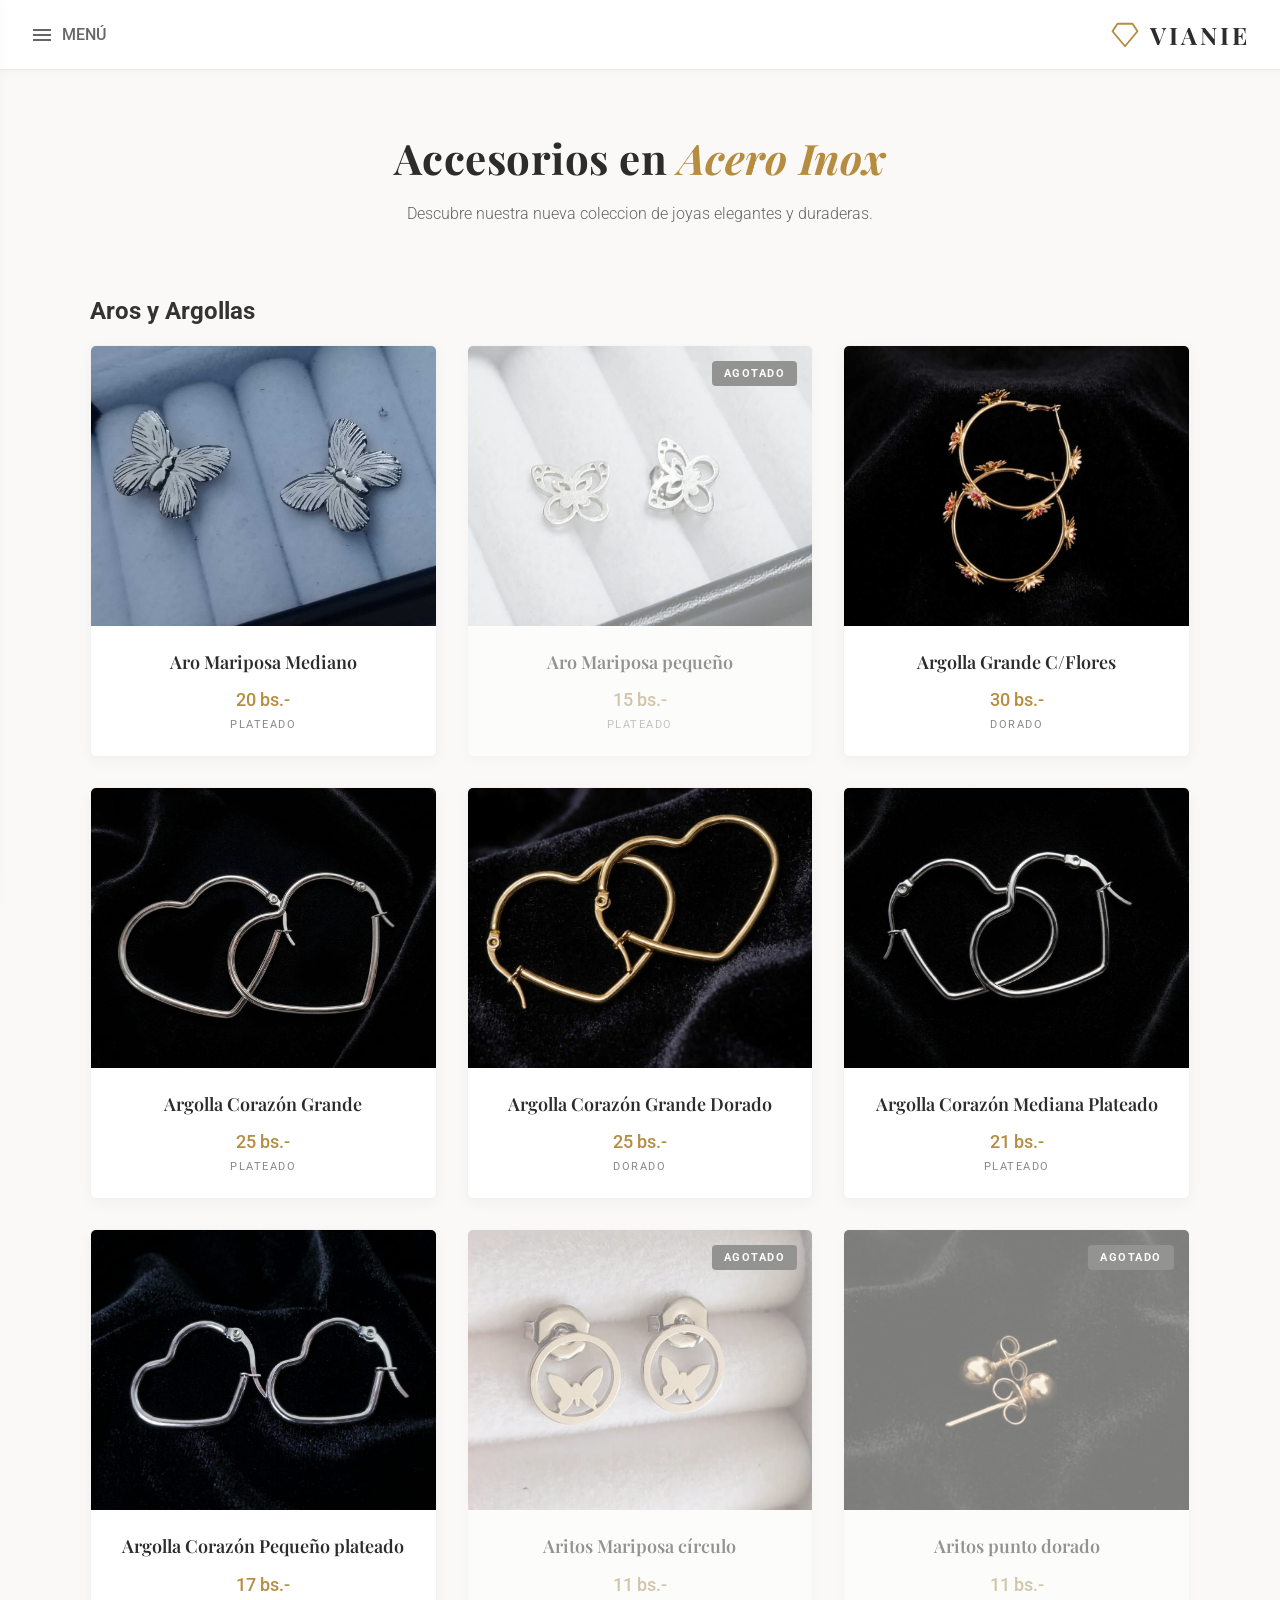
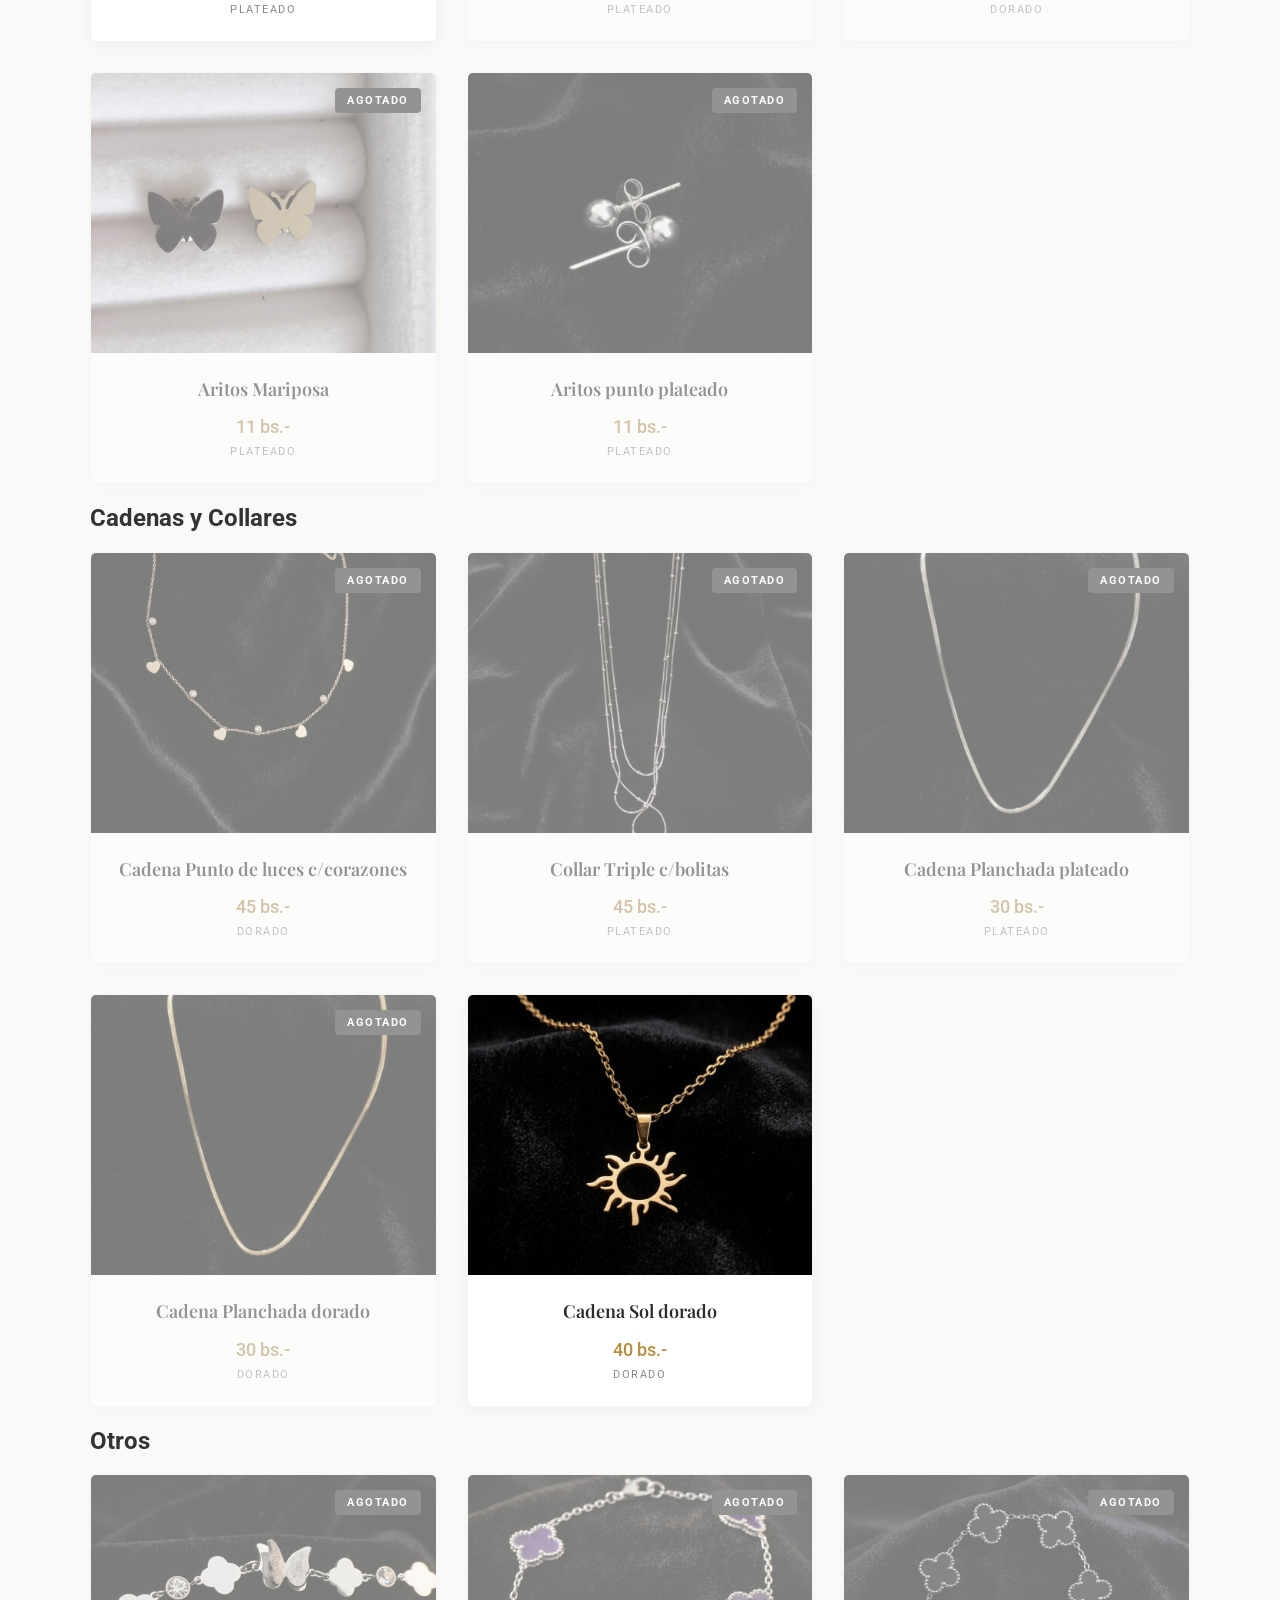
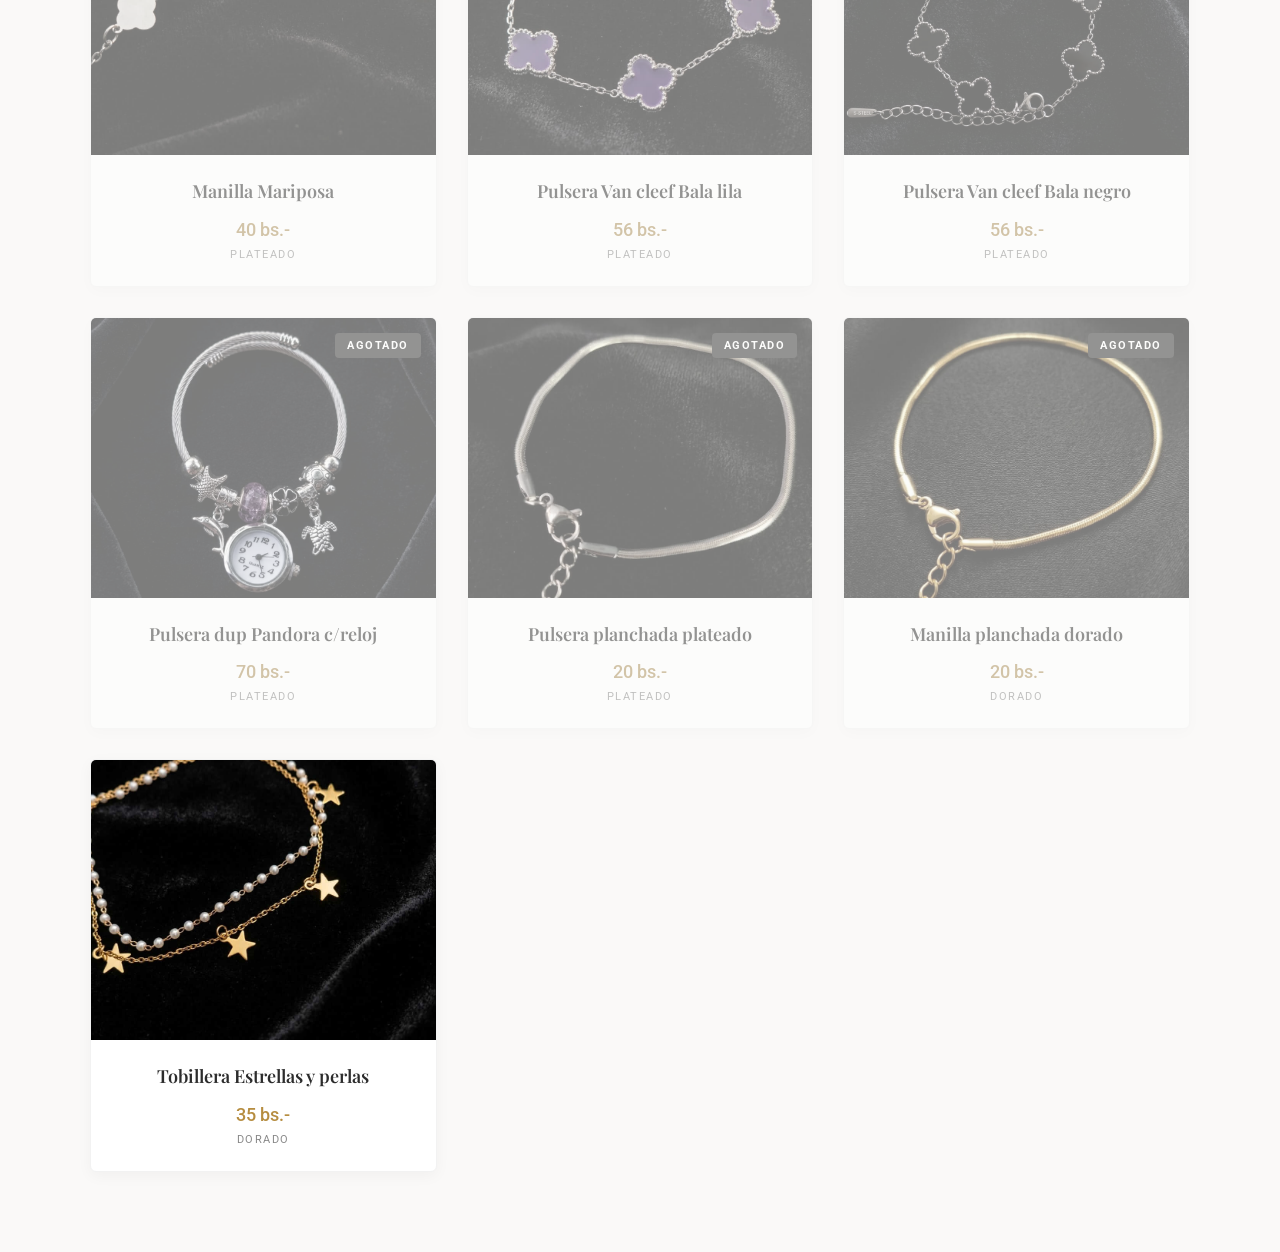
<file: index.html>
<!DOCTYPE html>
<html lang="es">
<head>
  <meta charset="UTF-8">
  <meta name="viewport" content="width=device-width, initial-scale=1.0">
  <title>Vianie Jewelry - Catálogo</title>
  
  <link rel="preconnect" href="https://fonts.googleapis.com">
  <link rel="preconnect" href="https://fonts.gstatic.com" crossorigin>
  <link href="https://fonts.googleapis.com/css2?family=Playfair+Display:wght@600;700&family=Roboto:wght@300;400;500&display=swap" rel="stylesheet">
  
  <link rel="stylesheet" href="style.css">
  <script src="https://identity.netlify.com/v1/netlify-identity-widget.js"></script>
</head>
<body>

  <input type="checkbox" id="menu-toggle" class="menu-checkbox">

  <nav class="top-navbar">
    <label for="menu-toggle" class="menu-btn">
      <svg viewBox="0 0 24 24" width="24" height="24" fill="currentColor">
        <path d="M3 18h18v-2H3v2zm0-5h18v-2H3v2zm0-7v2h18V6H3z"/>
      </svg>
      MENÚ
    </label>
    
    <div class="logo">
      <svg viewBox="0 0 24 24" width="30" height="30" fill="none" stroke="#b68d40" stroke-width="1.5" stroke-linecap="round" stroke-linejoin="round">
        <path d="M6 3h12l4 6-10 12L2 9z"/>
      </svg>
      <span class="logo-text">VIANIE</span>
    </div>
  </nav>

  <label for="menu-toggle" class="menu-overlay"></label>

  <aside class="side-menu">
    <div class="side-menu-header">
      <div class="logo">
        <span class="logo-text">VIANIE</span>
      </div>
      <label for="menu-toggle" class="close-btn">
        <svg viewBox="0 0 24 24" width="28" height="28" fill="currentColor">
          <path d="M19 6.41L17.59 5 12 10.59 6.41 5 5 6.41 10.59 12 5 17.59 6.41 19 12 13.41 17.59 19 19 17.59 13.41 12z"/>
        </svg>
      </label>
    </div>
    <ul class="side-menu-links">
      <li><a href="index.html">Catálogo Completo</a></li>
    </ul>
  </aside>

  <main class="store-container">
    
    <header class="hero-header">
      <h1 class="hero-title">Accesorios en <span class="highlight">Acero Inox</span></h1>
      <p class="hero-subtitle">Descubre nuestra colección de joyas elegantes, minimalistas y duraderas para cada ocasión.</p>
    </header>

    <div id="catalogo-dinamico">
        <p style="text-align:center; padding: 50px; color:#888;">Cargando catálogo...</p>
    </div>

  </main>

  <script>
    // Cargamos configuraciones y productos al mismo tiempo
    Promise.all([
      fetch("configuracion.json?t=" + new Date().getTime()).then(r => r.json()),
      fetch("productos.json?t=" + new Date().getTime()).then(r => r.json())
    ]).then(([config, datos]) => {
        // 1. Aplicar Ajustes Generales
        document.querySelector('.hero-title').innerHTML = config.titulo_hero.replace("Acero Inox", '<span class="highlight">Acero Inox</span>');
        document.querySelector('.hero-subtitle').innerText = config.desc_hero;

        // 2. Cargar Productos (el código que ya teníamos pero con config.ws)
        const contenedor = document.getElementById('catalogo-dinamico');
        const categorias = {}; 
        const articulos = datos.articulos || [];

        articulos.forEach(producto => {
            const claseAgotado = producto.agotado ? 'tarjeta-agotada' : '';
            const tarjetaHTML = `
              <article class="jewelry-card ${claseAgotado}">
                <a href="producto.html?id=${encodeURIComponent(producto.imagen)}&nombre=${encodeURIComponent(producto.nombre)}&precio=${producto.precio}&material=${encodeURIComponent(producto.material)}">
                  <div class="image-container">
                      <img src="${producto.imagen}" alt="${producto.nombre}">
                      ${producto.agotado ? '<div class="badge-agotado">AGOTADO</div>' : ''}
                  </div>
                  <div class="jewelry-info">
                    <h3>${producto.nombre}</h3>
                    <div class="jewelry-details">
                      <span class="price">${producto.precio} bs.-</span>
                      <span class="material-tag">${producto.material}</span>
                    </div>
                  </div>
                </a>
              </article>`;
            if (!categorias[producto.categoria]) categorias[producto.categoria] = [];
            categorias[producto.categoria].push(tarjetaHTML);
        });

        let htmlFinal = '';
        for (const cat in categorias) {
            htmlFinal += `<h2 class="category-title">${cat}</h2><section class="jewelry-grid">${categorias[cat].join('')}</section>`;
        }
        contenedor.innerHTML = htmlFinal || '<p>Catálogo vacío.</p>';
    });
  </script>

</body>
</html>
</file>
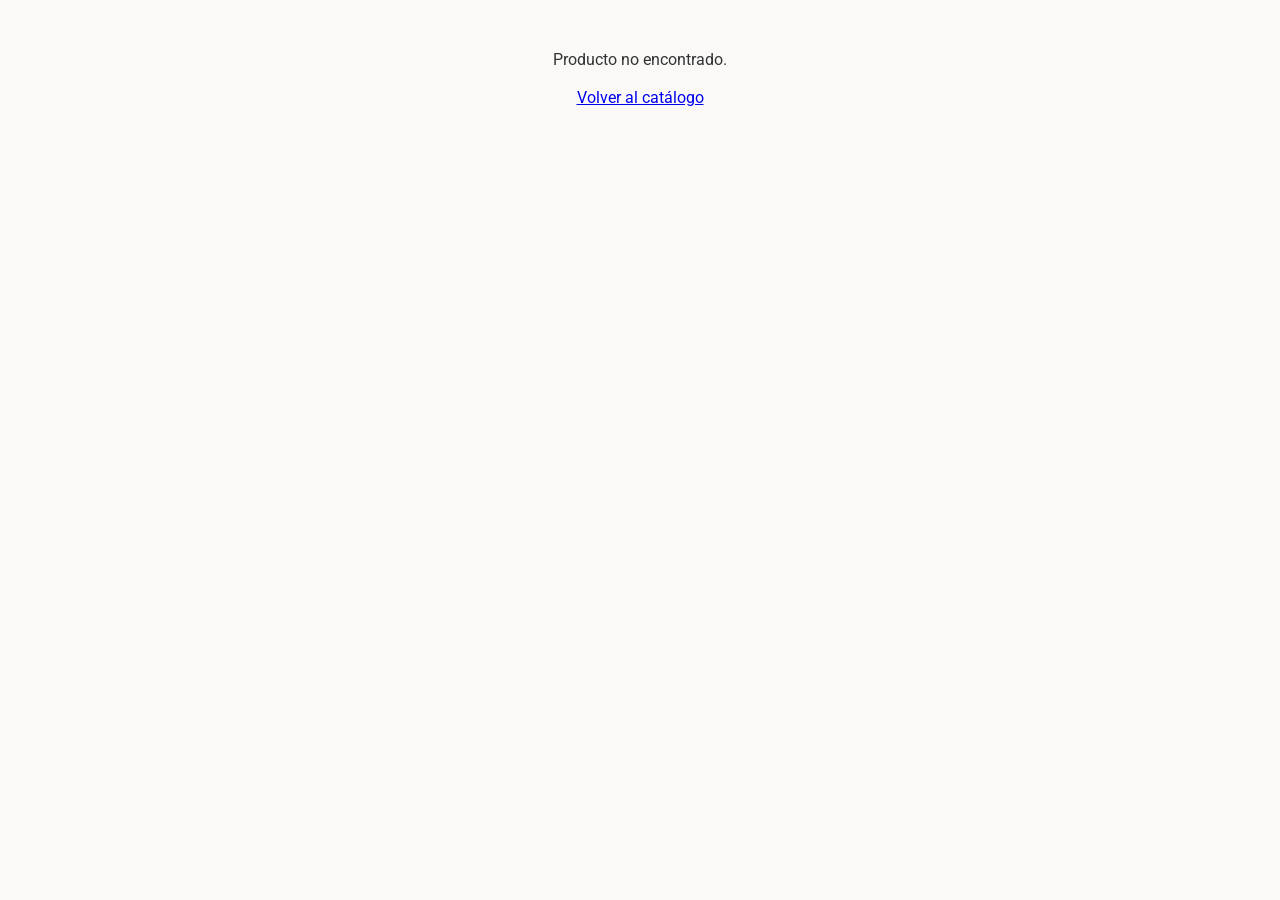
<file: producto.html>
<!DOCTYPE html>
<html lang="es">
<head>
  <meta charset="UTF-8">
  <meta name="viewport" content="width=device-width, initial-scale=1.0">
  <title>Vianie Jewelry - Detalle del Producto</title>
  
  <link rel="preconnect" href="https://fonts.googleapis.com">
  <link rel="preconnect" href="https://fonts.gstatic.com" crossorigin>
  <link href="https://fonts.googleapis.com/css2?family=Playfair+Display:wght@600;700&family=Roboto:wght@300;400;500&display=swap" rel="stylesheet">
  
  <link rel="stylesheet" href="style.css">

  <style>
    /* Estilos para las flechas de la galería */
    .galeria-wrapper {
      position: relative;
      width: 100%;
      height: 100%;
    }
    .btn-galeria {
      position: absolute;
      top: 50%;
      transform: translateY(-50%);
      background-color: rgba(255, 255, 255, 0.7);
      border: none;
      color: #333;
      font-size: 20px;
      width: 40px;
      height: 40px;
      border-radius: 50%;
      cursor: pointer;
      display: none; 
      z-index: 10;
      transition: background 0.3s;
      display: flex;
      align-items: center;
      justify-content: center;
    }
    .btn-galeria:hover {
      background-color: rgba(255, 255, 255, 1);
    }
    #btn-prev { left: 10px; }
    #btn-next { right: 10px; }

    /* NUEVO: Estilos para la imagen ampliada (Lightbox) */
    .imagen-clickeable { 
      cursor: pointer; 
    }
    .modal-lightbox {
      display: none; /* Oculto por defecto */
      position: fixed;
      z-index: 9999;
      left: 0;
      top: 0;
      width: 100%;
      height: 100%;
      background-color: rgba(0, 0, 0, 0.9);
      align-items: center;
      justify-content: center;
    }
    .modal-contenido {
      max-width: 95vw;
      max-height: 95vh;
      object-fit: contain;
      border-radius: 8px;
    }
    .cerrar-modal {
      position: absolute;
      top: 15px;
      right: 25px;
      color: white;
      font-size: 40px;
      font-weight: bold;
      cursor: pointer;
      z-index: 10000;
    }
    .cerrar-modal:hover { color: #b68d40; }
  </style>
</head>
<body>

  <div id="modal-imagen" class="modal-lightbox">
    <span class="cerrar-modal" id="btn-cerrar-modal">&times;</span>
    <img class="modal-contenido" id="img-ampliada">
  </div>

  <nav class="top-navbar">
    <div class="back-action">
        <a href="index.html" class="back-btn">
          <svg viewBox="0 0 24 24" width="24" height="24" fill="currentColor">
            <path d="M20 11H7.83l5.59-5.59L12 4l-8 8 8 8 1.41-1.41L7.83 13H20v-2z"/>
          </svg>
          Volver
        </a>
    </div>

    <div class="logo">
      <svg viewBox="0 0 24 24" width="30" height="30" fill="none" stroke="#b68d40" stroke-width="1.5" stroke-linecap="round" stroke-linejoin="round">
        <path d="M6 3h12l4 6-10 12L2 9z"/>
      </svg>
      <span class="logo-text">VIANIE</span>
    </div>
  </nav>

  <main class="product-detail-container">
    
    <div class="product-main-grid">
      
      <div class="product-image-column">
        <div class="galeria-wrapper">
          <div class="image-container-detail" id="contenedor-imagen">
              <div class="image-placeholder-detail">CARGANDO IMAGEN...</div>
          </div>
          <button id="btn-prev" class="btn-galeria" style="display: none;">❮</button>
          <button id="btn-next" class="btn-galeria" style="display: none;">❯</button>
        </div>
      </div>

      <div class="product-info-column">
        <h1 id="product-name" class="product-title"></h1>
        
        <div class="product-meta">
          <span id="product-price" class="price-detail">bs.-</span>
          <span id="product-material" class="material-tag-detail"></span>
        </div>

        <p class="product-description">
          Hermosa pieza fabricada en Acero Inoxidable de alta calidad, resistente al agua y perfecta para el uso diario. El toque de elegancia que tu estilo necesita.
        </p>
        
        <p class="envio-tag">Envíos a domicilio en Santa Cruz.</p>

        <div style="display: flex; flex-direction: column; gap: 10px; margin-top: 15px;">
            <a href="#" id="whatsapp-btn-1" class="whatsapp-purchase-btn" target="_blank">
              <svg width="24" height="24" viewBox="0 0 24 24" fill="currentColor">
                 <path d="M.057 24l1.687-6.162c-1.041-1.804-1.588-3.849-1.588-5.946 0-6.56 5.338-11.892 11.901-11.892 3.181 0 6.167 1.24 8.413 3.488 2.245 2.248 3.481 5.236 3.481 8.404 0 6.56-5.338 11.892-11.901 11.892-2.01 0-3.987-.506-5.741-1.465l-6.253 1.641zm11.901-20.814c-4.909 0-8.905 3.996-8.905 8.906 0 2.055.707 3.97 2.001 5.485l-1.094 3.991 4.089-1.071c1.464.845 3.134 1.29 4.849 1.29 4.909 0 8.905-3.996 8.905-8.906 0-4.91-3.996-8.906-8.905-8.906zm5.241 12.601c-.287-.144-1.698-.838-1.961-.934-.263-.096-.454-.144-.646.144-.192.288-.742.934-.908 1.127-.166.192-.331.216-.618.072-.287-.144-1.211-.447-2.308-1.425-.853-.762-1.43-1.702-1.597-1.99-.166-.288-.018-.444.126-.587.13-.13.287-.336.431-.504.144-.168.192-.288.287-.48.096-.192.048-.36-.024-.504-.072-.144-.646-1.56-.885-2.136-.233-.56-.469-.484-.646-.492-.167-.008-.36-.01-.552-.01s-.504.072-.768.36c-.263.288-1.006.984-1.006 2.399 0 1.416 1.031 2.784 1.175 2.976.144.192 2.03 3.1 4.916 4.347.687.297 1.223.474 1.64.607.69.219 1.318.188 1.815.114.553-.082 1.698-.694 1.937-1.366.239-.672.239-1.248.167-1.367-.071-.118-.263-.192-.55-.336z"/>
              </svg>
              Pedir a Contacto 1
            </a>
            
            <a href="#" id="whatsapp-btn-2" class="whatsapp-purchase-btn" target="_blank" style="background-color: #0b695e;">
              <svg width="24" height="24" viewBox="0 0 24 24" fill="currentColor">
                 <path d="M.057 24l1.687-6.162c-1.041-1.804-1.588-3.849-1.588-5.946 0-6.56 5.338-11.892 11.901-11.892 3.181 0 6.167 1.24 8.413 3.488 2.245 2.248 3.481 5.236 3.481 8.404 0 6.56-5.338 11.892-11.901 11.892-2.01 0-3.987-.506-5.741-1.465l-6.253 1.641zm11.901-20.814c-4.909 0-8.905 3.996-8.905 8.906 0 2.055.707 3.97 2.001 5.485l-1.094 3.991 4.089-1.071c1.464.845 3.134 1.29 4.849 1.29 4.909 0 8.905-3.996 8.905-8.906 0-4.91-3.996-8.906-8.905-8.906zm5.241 12.601c-.287-.144-1.698-.838-1.961-.934-.263-.096-.454-.144-.646.144-.192.288-.742.934-.908 1.127-.166.192-.331.216-.618.072-.287-.144-1.211-.447-2.308-1.425-.853-.762-1.43-1.702-1.597-1.99-.166-.288-.018-.444.126-.587.13-.13.287-.336.431-.504.144-.168.192-.288.287-.48.096-.192.048-.36-.024-.504-.072-.144-.646-1.56-.885-2.136-.233-.56-.469-.484-.646-.492-.167-.008-.36-.01-.552-.01s-.504.072-.768.36c-.263.288-1.006.984-1.006 2.399 0 1.416 1.031 2.784 1.175 2.976.144.192 2.03 3.1 4.916 4.347.687.297 1.223.474 1.64.607.69.219 1.318.188 1.815.114.553-.082 1.698-.694 1.937-1.366.239-.672.239-1.248.167-1.367-.071-.118-.263-.192-.55-.336z"/>
              </svg>
              Pedir a Contacto 2
            </a>
        </div>

      </div>
    </div>

  </main>

  <script>
    function obtenerParametroUrl(nombreParametro) {
      const urlParams = new URLSearchParams(window.location.search);
      return urlParams.get(nombreParametro);
    }

    const idProducto = obtenerParametroUrl('id');
    const nombreProducto = obtenerParametroUrl('nombre');
    const precioProducto = obtenerParametroUrl('precio');
    const materialProducto = obtenerParametroUrl('material');

    if (nombreProducto && precioProducto && idProducto) {
      document.title = `Vianie Jewelry - ${nombreProducto}`;
      document.getElementById('product-name').innerText = nombreProducto;
      document.getElementById('product-price').innerText = precioProducto;
      document.getElementById('product-material').innerText = materialProducto;

      const mensajeBase = `Hola Vianie! 👋 Vengo de la página web y me gustaría comprar este accesorio:\n\n*Producto:* ${nombreProducto}\n*Material:* ${materialProducto}\n*Precio:* ${precioProducto} bs.-`;
      const mensajeCodificado = encodeURIComponent(mensajeBase);

      Promise.all([
        fetch("configuracion.json?t=" + new Date().getTime()).then(r => r.json()).catch(() => ({})),
        fetch("productos.json?t=" + new Date().getTime()).then(r => r.json()).catch(() => ({ articulos: [] }))
      ]).then(([config, datosProductos]) => {
         
         const ws1 = config.ws_1 || "59177163648";
         const ws2 = config.ws_2 || "59176175389";
         document.getElementById('whatsapp-btn-1').href = `https://wa.me/${ws1}?text=${mensajeCodificado}`;
         document.getElementById('whatsapp-btn-2').href = `https://wa.me/${ws2}?text=${mensajeCodificado}`;

         // Construir la Galería de Imágenes
         const articulos = datosProductos.articulos || [];
         const productoActual = articulos.find(p => p.nombre === nombreProducto);
         
         let listaImagenes = [idProducto.trim()];
         
         if (productoActual && productoActual.galeria && productoActual.galeria.length > 0) {
             listaImagenes = listaImagenes.concat(productoActual.galeria);
         }

         const contenedor = document.getElementById('contenedor-imagen');
         contenedor.innerHTML = ''; 
         
         const imgElement = document.createElement('img');
         imgElement.src = listaImagenes[0];
         imgElement.style.width = '100%';
         imgElement.style.height = '100%';
         imgElement.style.objectFit = 'cover';
         imgElement.classList.add('imagen-clickeable'); // Le decimos que se puede cliquear
         contenedor.appendChild(imgElement);

         // LÓGICA DEL LIGHTBOX (IMAGEN AMPLIADA)
         const modal = document.getElementById('modal-imagen');
         const imgAmpliada = document.getElementById('img-ampliada');
         const btnCerrar = document.getElementById('btn-cerrar-modal');

         // Al hacer clic en la imagen de la galería, se abre en grande
         imgElement.addEventListener('click', () => {
             modal.style.display = 'flex';
             imgAmpliada.src = imgElement.src; // Pone la misma foto que estabas viendo
         });

         // Botón X para cerrar
         btnCerrar.addEventListener('click', () => {
             modal.style.display = 'none';
         });

         // Si hacen clic en lo negro fuera de la imagen, también se cierra
         modal.addEventListener('click', (e) => {
             if (e.target === modal) {
                 modal.style.display = 'none';
             }
         });

         // Activar botones manuales solo si hay más de 1 foto
         if (listaImagenes.length > 1) {
             const btnPrev = document.getElementById('btn-prev');
             const btnNext = document.getElementById('btn-next');
             
             btnPrev.style.display = 'flex';
             btnNext.style.display = 'flex';
             
             let indice = 0;
             
             btnNext.addEventListener('click', () => {
                 indice = (indice + 1) % listaImagenes.length;
                 imgElement.src = listaImagenes[indice];
             });
             
             btnPrev.addEventListener('click', () => {
                 indice = (indice - 1 + listaImagenes.length) % listaImagenes.length;
                 imgElement.src = listaImagenes[indice];
             });
         }
      });
    } else {
      document.body.innerHTML = '<div style="text-align:center; padding:50px;">Producto no encontrado. <br><br> <a href="index.html">Volver al catálogo</a></div>';
    }
  </script>

</body>
</html>
</file>
<file: style.css>
/* =========================================
   VARIABLES Y CONFIGURACIÓN BASE
   ========================================= */
body {
  margin: 0;
  font-family: 'Roboto', sans-serif;
  background-color: #faf9f8; /* Beige ultra claro, casi blanco */
  color: #333333;
  min-height: 100vh;
}

/* =========================================
   BARRA DE NAVEGACIÓN (HEADER)
   ========================================= */
.top-navbar {
  display: flex;
  justify-content: space-between;
  align-items: center;
  background-color: rgba(255, 255, 255, 0.98);
  backdrop-filter: blur(10px);
  padding: 10px 30px;
  border-bottom: 1px solid #eaeaea;
  height: 70px;
  box-sizing: border-box;
  position: sticky;
  top: 0;
  z-index: 1000;
  box-shadow: 0 2px 10px rgba(0,0,0,0.03);
}

.menu-btn {
  display: flex;
  align-items: center;
  gap: 8px;
  background-color: transparent;
  color: #666;
  border: none;
  font-weight: 500;
  cursor: pointer;
  transition: color 0.2s;
}

.menu-btn:hover {
  color: #b68d40;
}

.logo {
  display: flex;
  align-items: center;
  gap: 10px;
}

.logo-text { 
  font-family: 'Playfair Display', serif;
  font-size: 24px;
  font-weight: 700;
  letter-spacing: 3px;
  color: #2c2c2c; 
}

.user-actions .contact-btn {
  color: #2c2c2c;
  text-decoration: none;
  font-weight: 500;
  border: 1px solid #2c2c2c;
  padding: 6px 16px;
  border-radius: 4px;
  font-size: 14px;
  transition: all 0.3s;
}

.user-actions .contact-btn:hover {
  background-color: #2c2c2c;
  color: #fff;
}

/* =========================================
   MENÚ LATERAL (SIDEBAR)
   ========================================= */
.menu-checkbox {
  display: none;
}

.menu-overlay {
  position: fixed;
  top: 0;
  left: 0;
  width: 100%;
  height: 100%;
  background: rgba(0, 0, 0, 0.4);
  z-index: 1500;
  opacity: 0;
  visibility: hidden;
  transition: all 0.3s ease;
  cursor: pointer;
}

.side-menu {
  position: fixed;
  top: 0;
  left: -300px; 
  width: 280px;
  height: 100vh;
  background-color: #fff;
  border-right: 1px solid #eaeaea;
  z-index: 2000;
  display: flex;
  flex-direction: column;
  transition: left 0.3s ease;
  box-shadow: 5px 0 25px rgba(0,0,0,0.1);
}

.menu-checkbox:checked ~ .menu-overlay {
  opacity: 1;
  visibility: visible;
}

.menu-checkbox:checked ~ .side-menu {
  left: 0;
}

.side-menu-header {
  padding: 20px 30px;
  display: flex;
  justify-content: space-between;
  align-items: center;
  border-bottom: 1px solid #eaeaea;
}

.close-btn {
  color: #666;
  cursor: pointer;
  display: flex;
  align-items: center;
  transition: color 0.2s;
}

.close-btn:hover {
  color: #b68d40;
}

.side-menu-links {
  list-style: none;
  padding: 20px 0;
  margin: 0;
  flex-grow: 1;
}

.side-menu-links li a {
  display: block;
  padding: 15px 30px;
  color: #333;
  text-decoration: none;
  font-size: 15px;
  font-weight: 400;
  border-left: 3px solid transparent;
  transition: all 0.2s;
}

.side-menu-links li a:hover {
  background-color: #faf9f8;
  color: #b68d40;
  border-left-color: #b68d40;
}

/* =========================================
   CONTENEDOR PRINCIPAL Y HERO
   ========================================= */
.store-container {
  max-width: 1100px;
  margin: 0 auto;
  padding: 40px 20px 80px 20px;
}

.hero-header {
  text-align: center;
  margin-bottom: 50px;
  padding: 20px;
}

.hero-title {
  font-family: 'Playfair Display', serif;
  font-size: 42px;
  margin: 0 0 15px 0;
  color: #2c2c2c;
  letter-spacing: 0.5px;
}

.hero-title .highlight {
  color: #b68d40;
  font-style: italic;
}

.hero-subtitle {
  color: #666;
  font-size: 16px;
  max-width: 600px;
  margin: 0 auto;
  line-height: 1.6;
  font-weight: 300;
}

/* =========================================
   GRILLA DE PRODUCTOS (CATÁLOGO)
   ========================================= */
.jewelry-grid {
  display: grid;
  grid-template-columns: repeat(auto-fit, minmax(260px, 1fr));
  gap: 30px;
}

.jewelry-card {
  background-color: #fff;
  border-radius: 6px;
  overflow: hidden;
  text-decoration: none;
  transition: transform 0.3s ease, box-shadow 0.3s ease;
  box-shadow: 0 4px 15px rgba(0,0,0,0.04);
  border: 1px solid #f2f2f2;
  display: flex;
  flex-direction: column;
}
.jewelry-card a {
  text-decoration: none;
  color: inherit;
  display: flex;
  flex-direction: column;
  height: 100%;
}

.jewelry-card:hover {
  transform: translateY(-6px);
  box-shadow: 0 12px 25px rgba(0,0,0,0.08);
}

.image-container {
  height: 280px; 
  background-color: #f4f3f1; /* Gris súper suave */
  display: flex;
  justify-content: center;
  align-items: center;
  overflow: hidden;
}

.image-placeholder {
  color: #aaa;
  font-size: 12px;
  letter-spacing: 1px;
  font-weight: 500;
}

.jewelry-info {
  padding: 25px 20px;
  text-align: center;
  display: flex;
  flex-direction: column;
  justify-content: space-between;
  flex-grow: 1;
}

.jewelry-info h3 {
  margin: 0 0 15px 0;
  color: #2c2c2c;
  font-family: 'Playfair Display', serif;
  font-size: 18px;
  font-weight: 600;
  line-height: 1.3;
}

.jewelry-details {
  display: flex;
  flex-direction: column;
  align-items: center;
  gap: 8px;
  margin-top: auto;
}

.price {
  font-weight: 500;
  color: #b68d40;
  font-size: 18px;
}

.material-tag {
  color: #888;
  font-size: 11px;
  text-transform: uppercase;
  letter-spacing: 1.5px;
}

/* =========================================
   RESPONSIVE (CELULARES)
   ========================================= */
@media (max-width: 600px) {
  .hero-title {
    font-size: 32px;
  }
  .top-navbar {
    padding: 10px 15px;
  }
  .jewelry-grid {
    grid-template-columns: repeat(auto-fit, minmax(150px, 1fr)); /* Dos columnas en celular */
    gap: 15px;
  }
  .image-container {
    height: 180px; /* Fotos un poco más pequeñas en móvil */
  }
  .jewelry-info {
    padding: 15px 10px;
  }
  .jewelry-info h3 {
    font-size: 15px;
  }
  .price {
    font-size: 16px;
  }
  
}
/* =========================================
   NUEVOS ESTILOS PARA LA PÁGINA DE DETALLE (producto.html)
   ========================================= */

/* Barra superior del detalle */
.top-navbar .back-action {
    flex-grow: 1;
}

.back-btn {
    color: #666;
    text-decoration: none;
    display: flex;
    align-items: center;
    gap: 8px;
    font-size: 14px;
    font-weight: 500;
    transition: color 0.2s;
}

.back-btn:hover {
    color: #b68d40;
}

/* Contenedor principal de detalle */
.product-detail-container {
    max-width: 1000px;
    margin: 30px auto 80px auto;
    padding: 0 20px;
}

.product-main-grid {
    display: grid;
    grid-template-columns: 1fr 1fr;
    gap: 50px;
    align-items: start;
}

/* Imagen en detalle */
.image-container-detail {
    background-color: #f4f3f1;
    border-radius: 8px;
    height: 500px; /* Foto grande en escritorio */
    display: flex;
    justify-content: center;
    align-items: center;
    overflow: hidden;
    border: 1px solid #f2f2f2;
}

.image-placeholder-detail {
    color: #aaa;
    font-size: 14px;
    letter-spacing: 2px;
    font-weight: 500;
}

/* Info en detalle */
.product-info-column {
    padding: 20px 0;
}

.product-title {
    font-family: 'Playfair Display', serif;
    font-size: 38px;
    margin: 0 0 15px 0;
    color: #2c2c2c;
    line-height: 1.2;
}

.product-meta {
    display: flex;
    align-items: center;
    gap: 15px;
    margin-bottom: 30px;
    padding-bottom: 20px;
    border-bottom: 1px solid #eaeaea;
}

.price-detail {
    font-weight: 600;
    color: #b68d40;
    font-size: 26px;
}

.material-tag-detail {
    background-color: #f4f3f1;
    color: #888;
    font-size: 11px;
    text-transform: uppercase;
  
    letter-spacing: 1.5px;
    padding: 5px 12px;
    border-radius: 20px;
}

.product-description {
    color: #666;
    line-height: 1.8;
    font-size: 15px;
    margin-bottom: 30px;
    font-weight: 300;
}

.envio-tag {
    font-size: 13px;
    color: #444;
    font-weight: 500;
    margin-bottom: 30px;
    display: flex;
    align-items: center;
    gap: 8px;
}

.envio-tag::before {
    content: '🛵';
}

/* El Botón de WhatsApp */
.whatsapp-purchase-btn {
    display: inline-flex;
    align-items: center;
    justify-content: center;
    gap: 12px;
    background-color: #25d366; /* Verde WhatsApp */
    color: white;
    text-decoration: none;
    padding: 16px 30px;
    border-radius: 6px;
    font-weight: 600;
    font-size: 16px;
    width: 100%;
    box-sizing: border-box;
    transition: all 0.3s ease;
    box-shadow: 0 4px 15px rgba(37, 211, 102, 0.2);
}

.whatsapp-purchase-btn:hover {
    background-color: #20b858;
    transform: translateY(-2px);
    box-shadow: 0 8px 25px rgba(37, 211, 102, 0.3);
}

/* =========================================
   RESPONSIVE PARA DETALLE (Celulares)
   ========================================= */
@media (max-width: 768px) {
    .product-main-grid {
        grid-template-columns: 1fr;
        gap: 30px;
    }
    
    .image-container-detail {
        height: 350px;
    }
    
    .product-title {
        font-size: 28px;
    }
    
    .price-detail {
        font-size: 22px;
    }
}
/* --- ESTILOS PARA PRODUCTOS AGOTADOS --- */
.image-container {
  position: relative; /* Súper importante para que la etiqueta no se salga de la foto */
}

.badge-agotado {
  position: absolute;
  top: 15px;
  right: 15px;
  background-color: #2c2c2c; /* Gris oscuro elegante */
  color: #fff;
  font-size: 11px;
  font-weight: bold;
  padding: 6px 12px;
  border-radius: 4px;
  letter-spacing: 1.5px;
  z-index: 5;
}

/* Esta clase hace que la tarjeta se vea opaca y no se pueda cliquear */
.tarjeta-agotada {
  opacity: 0.5;
  pointer-events: none; 
  filter: grayscale(30%); /* Le quita un poco de color para que resalte menos */
}
/* AJUSTE PARA QUE LAS FOTOS DEL CATÁLOGO SE VEAN UNIFORMES */

.jewelry-card .image-container {
    aspect-ratio: 1 / 1 !important; /* Fuerza a que la caja sea un cuadrado perfecto */
    width: 100% !important;
    background-color: #f9f9f9 !important; /* Un fondo gris muy sutil */
    overflow: hidden !important;
    display: flex !important;
    align-items: center !important;
    justify-content: center !important;
}

.jewelry-card .image-container img {
    width: 100% !important;
    height: 100% !important;
    object-fit: cover !important; 
}
</file>
